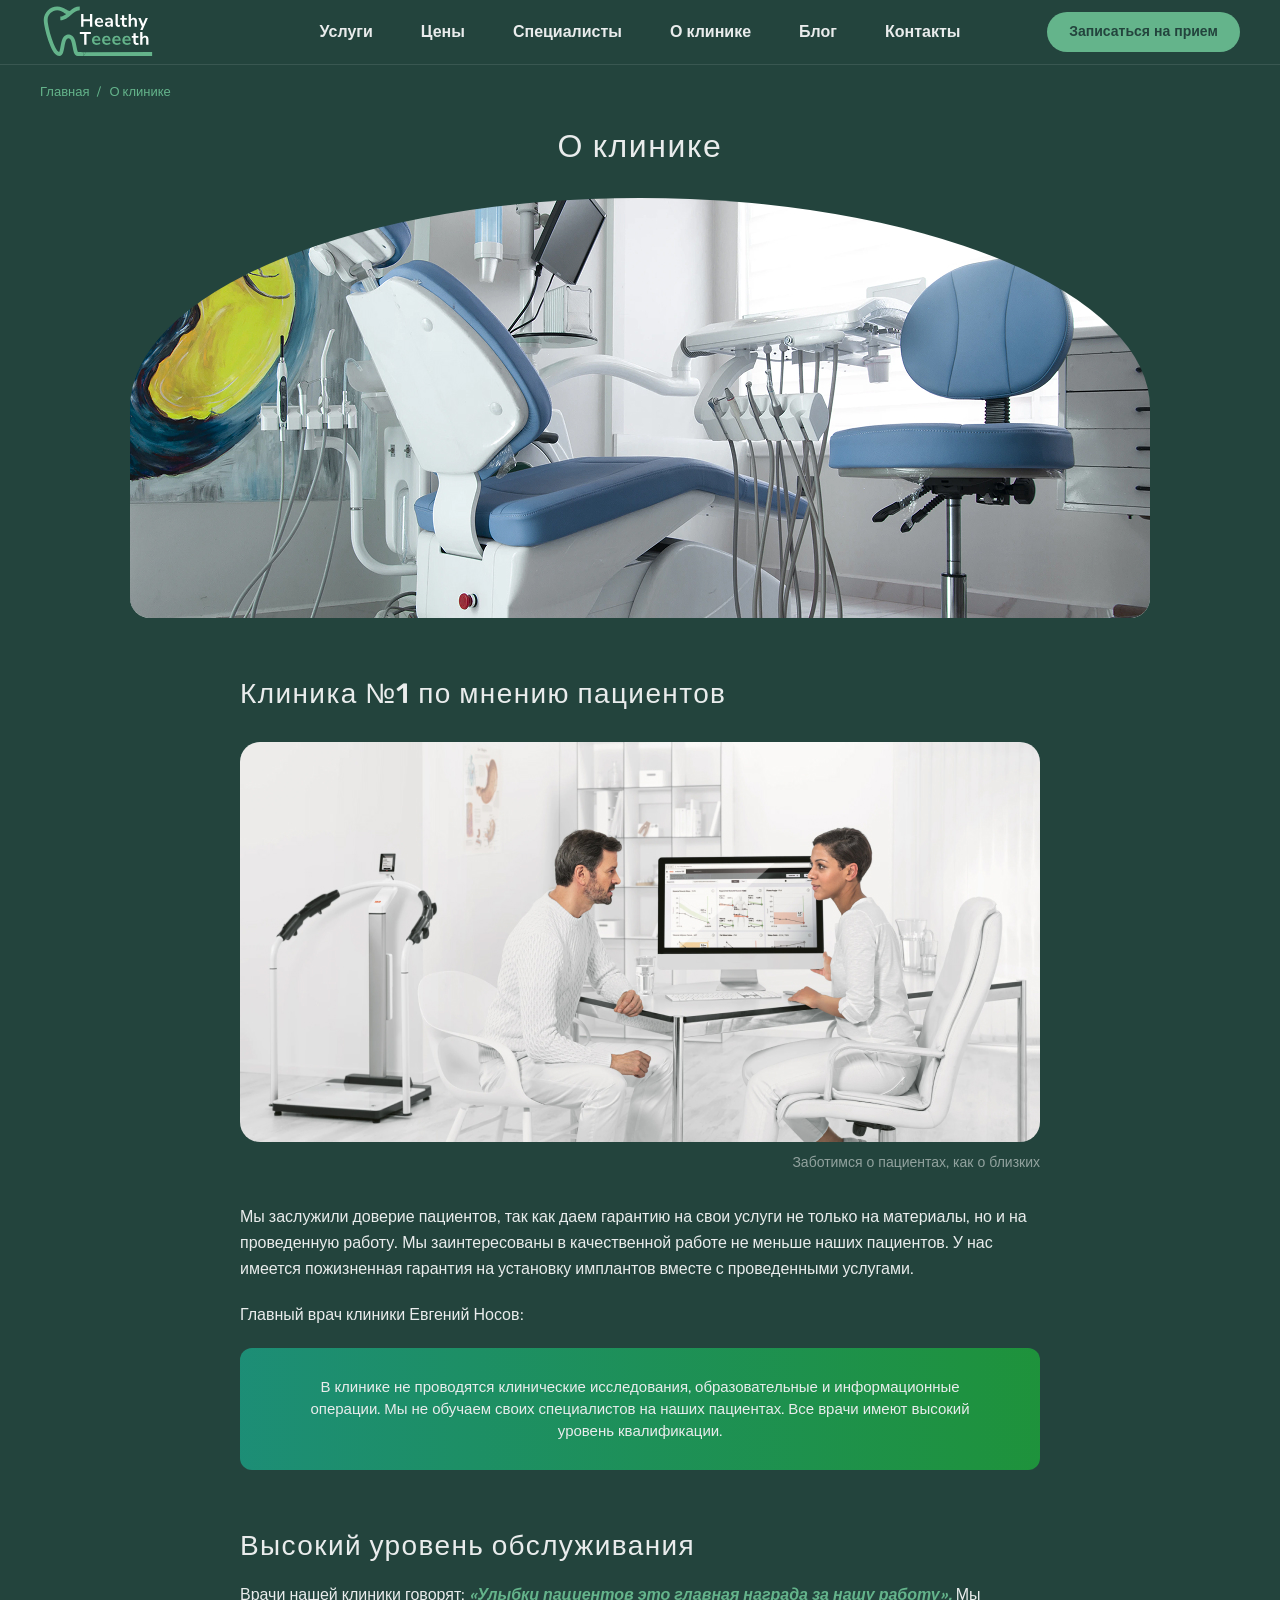
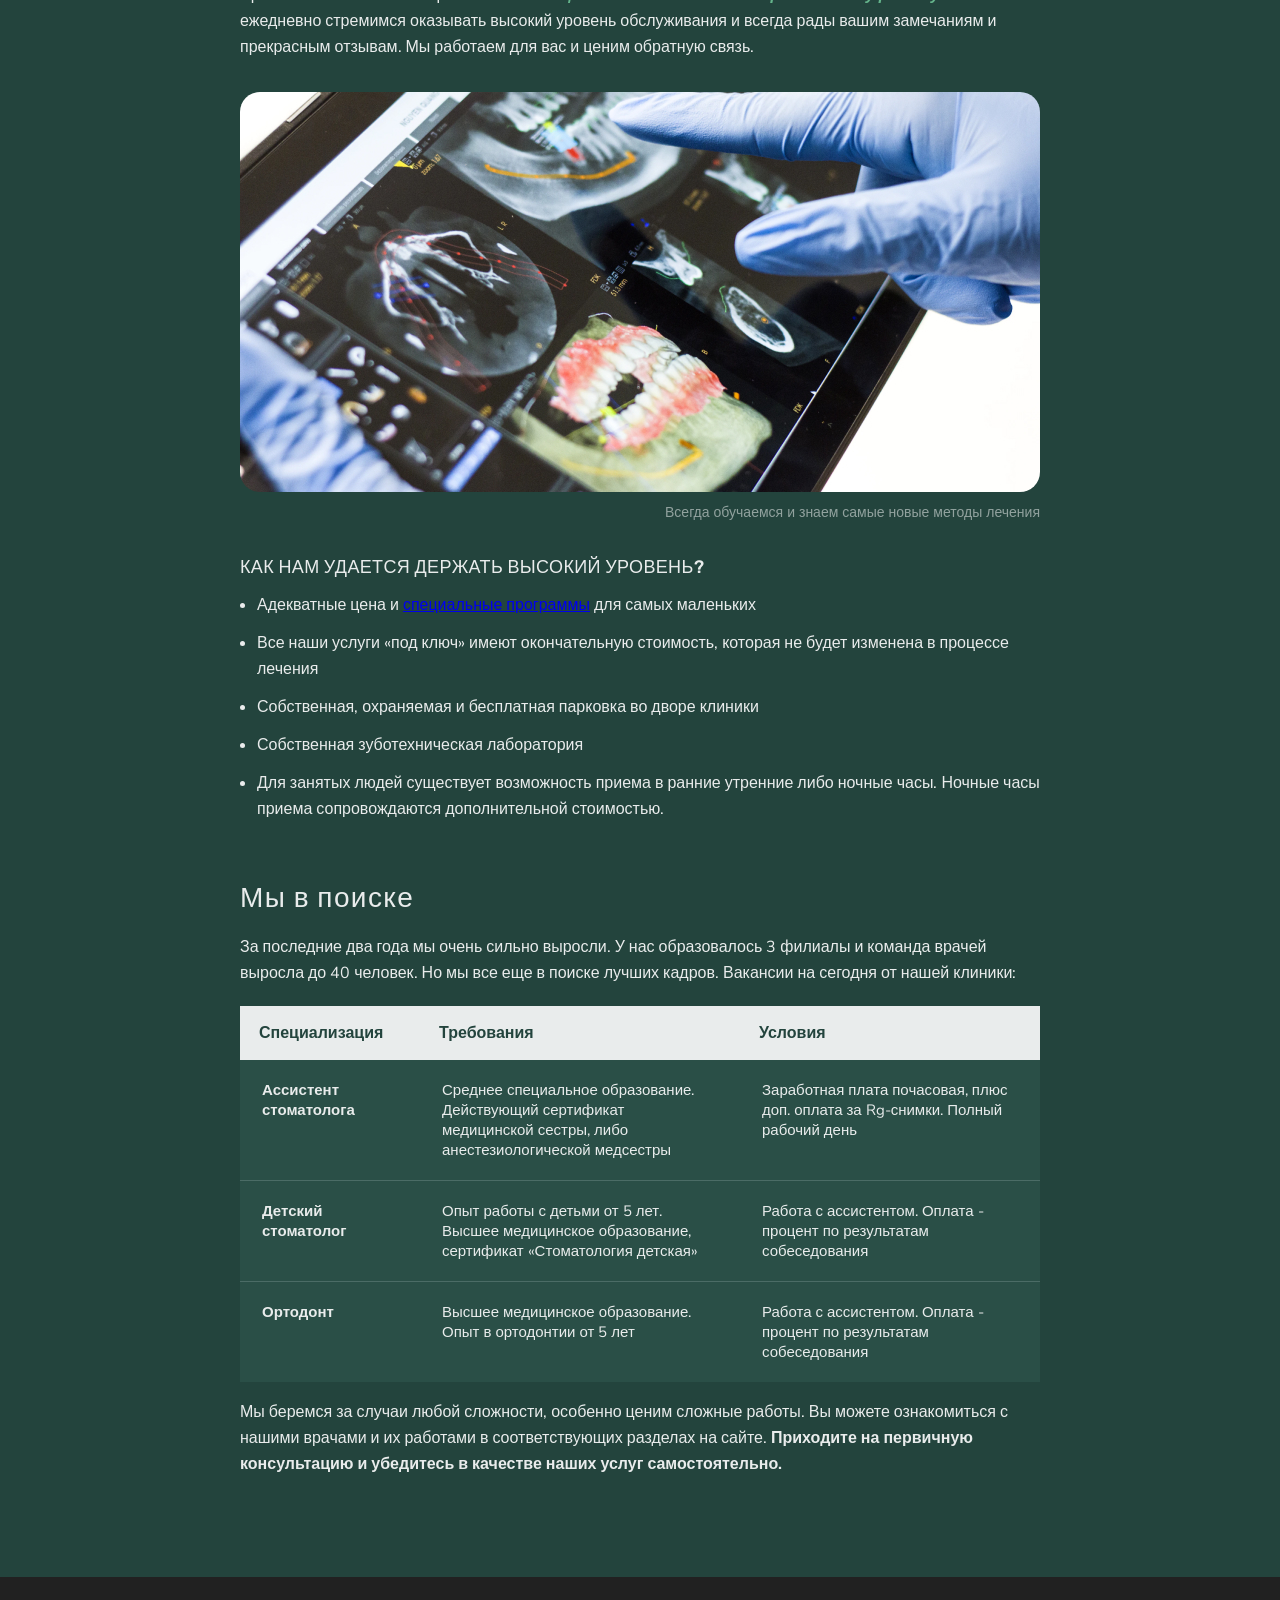
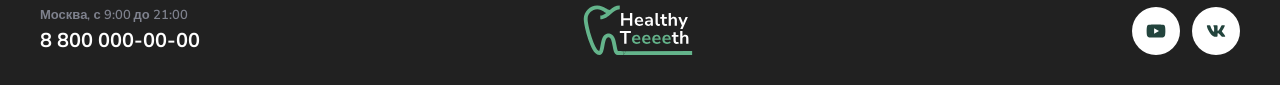
<file: index.html>
<!DOCTYPE html>
<html lang="ru">

<head>
  <meta charset="UTF-8">
  <meta name="viewport" content="width=device-width, initial-scale=1.0">
  <meta http-equiv="X-UA-Compatible" content="ie=edge">
  <link rel="stylesheet" href="style.css">
  <title>О Клинике - healthyTeeeeth</title>
</head>

<body>
  <header class="header">
    <div class="container">
      <div class="header__content">
        <a class="header__logo-link" href="index.html">
          <svg class="header__logo" width="120" height="60" aria-hidden="true">
            <use href="images/sprite.svg#logo"></use>
          </svg>
        </a>
        <nav class="header__nav">
          <ul class="header__list">
            <li class="header__item">
              <a class="header__link" href="#">Услуги</a>
            </li>
            <li class="header__item">
              <a class="header__link" href="#">Цены</a>
            </li>
            <li class="header__item">
              <a class="header__link" href="#">Специалисты</a>
            </li>
            <li class="header__item">
              <a class="header__link" href="#">О клинике</a>
            </li>
            <li class="header__item">
              <a class="header__link" href="#">Блог</a>
            </li>
            <li class="header__item">
              <a class="header__link" href="#">Контакты</a>
            </li>
          </ul>
        </nav>
        <a href="#" class="header__signup">Записаться на прием</a>
      </div>
    </div>
  </header>
  <main>
    <div class="breadcrumbs">
      <div class="container">
        <ul class="breadcrumbs__list">
          <li class="breadcrumbs__item">
            <a class="breadcrumbs__link" href="#">Главная</a>
          </li>
          <li class="breadcrumbs__item">
            <span class="breadcrumbs__link">О клинике</span>
          </li>
        </ul>
      </div>
    </div>
    <div class="container">
      <div class="text-block">
        <h1 class="text-block__title">О клинике</h1>
        <img class="text-block__image text-block__image--main" src="images/office.jpg" height="420" width="1020"
          alt="Фотография кушетки для лечения зубов">

        <h2 class="text-block__subtitle">Клиника №1 по мнению пациентов</h2>

        <figure class="text-block__figure">
          <img class="text-block__image" src="images/client-service.jpg" height="400" width="800"
            alt="Консультация пациента">
          <figcaption class="text-block__caption">Заботимся о пациентах, как о близких</figcaption>
        </figure>

        <p class="text-block__text">Мы заслужили доверие пациентов, так как даем гарантию на свои услуги не только на
          материалы, но и на
          проведенную работу. Мы заинтересованы в качественной работе не меньше наших пациентов. У нас имеется
          пожизненная гарантия на установку имплантов вместе с проведенными услугами.</p>

        <p class="text-block__text">Главный врач клиники Евгений Носов:</p>

        <div class="text-block__quote">
          <p class="text-block__text">В клинике не проводятся клинические исследования, образовательные и информационные
            операции. Мы не обучаем
            своих специалистов на наших пациентах. Все врачи имеют высокий уровень квалификации.</p>
        </div>

        <h2 class="text-block__subtitle">Высокий уровень обслуживания</h2>

        <p class="text-block__text">Врачи нашей клиники говорят: <span class="text-block__highlight">«Улыбки пациентов
            это главная награда за
            нашу работу».</span> Мы ежедневно стремимся оказывать высокий уровень обслуживания и всегда рады вашим
          замечаниям и прекрасным отзывам. Мы работаем для вас и ценим обратную связь.</p>

        <figure class="text-block__figure">
          <img class="text-block__image" src="images/research.jpg" height="400" width="800"
            alt="Исследования и диагностика">
          <figcaption class="text-block__caption">Всегда обучаемся и знаем самые новые методы лечения</figcaption>
        </figure>

        <h3 class="text-block__subtitle text-block__subtitle--small">КАК НАМ УДАЕТСЯ ДЕРЖАТЬ ВЫСОКИЙ УРОВЕНЬ?</h3>

        <ul class="text-block__list">
          <li class="text-block__item">Адекватные цена и <a href="#">специальные программы</a> для самых маленьких</li>
          <li class="text-block__item">Все наши услуги «под ключ» имеют окончательную стоимость, которая не будет
            изменена в процессе лечения
          </li>
          <li class="text-block__item">Собственная, охраняемая и бесплатная парковка во дворе клиники</li>
          <li class="text-block__item">Собственная зуботехническая лаборатория</li>
          <li class="text-block__item">Для занятых людей существует возможность приема в ранние утренние либо ночные
            часы. Ночные часы приема
            сопровождаются дополнительной стоимостью.</li>
        </ul>

        <h2 class="text-block__subtitle">Мы в поиске</h2>

        <p class="text-block__text">За последние два года мы очень сильно выросли. У нас образовалось 3 филиалы и
          команда врачей выросла до 40
          человек. Но мы все еще в поиске лучших кадров. Вакансии на сегодня от нашей клиники:</p>

        <table class="text-block__table">
          <thead>
            <tr class="text-block__table-row">
              <th class="text-block__table-header">Специализация</th>
              <th class="text-block__table-header">Требования</th>
              <th class="text-block__table-header">Условия</th>
            </tr>
          </thead>
          <tbody>
            <tr class="text-block__table-row">
              <td class="text-block__table-cell"><b>Ассистент стоматолога</b></td>
              <td class="text-block__table-cell">Среднее специальное образование. Действующий сертификат медицинской
                сестры, либо анестезиологической медсестры</td>
              <td class="text-block__table-cell">Заработная плата почасовая, плюс доп. оплата за Rg-снимки. Полный
                рабочий день</td>
            </tr>
            <tr class="text-block__table-row">
              <td class="text-block__table-cell"><b>Детский стоматолог</b></td>
              <td class="text-block__table-cell">Опыт работы с детьми от 5 лет. Высшее медицинское образование,
                сертификат «Стоматология детская»</td>
              <td class="text-block__table-cell">Работа с ассистентом. Оплата - процент по результатам собеседования
              </td>
            </tr>
            <tr class="text-block__table-row">
              <td class="text-block__table-cell"><b>Ортодонт</b></td>
              <td class="text-block__table-cell">Высшее медицинское образование. Опыт в ортодонтии от 5 лет</td>
              <td class="text-block__table-cell">Работа с ассистентом. Оплата - процент по результатам собеседования
              </td>
            </tr>
          </tbody>
        </table>

        <p class="text-block__text">Мы беремся за случаи любой сложности, особенно ценим сложные работы. Вы можете
          ознакомиться с нашими врачами
          и их работами в соответствующих разделах на сайте. <b>Приходите на первичную консультацию и убедитесь в
            качестве наших услуг самостоятельно.</b></p>
      </div>
    </div>
  </main>
  <footer class="footer">
    <div class="container">
      <div class="footer__content">
        <div class="footer__contact">
          <span class="footer__contact-name">Москва, с 9:00 до 21:00</span>
          <a class="footer__contact-phone" href="tel:88000000000">8 800 000-00-00</a>
        </div>
        <div class="footer__inner">
          <a class="footer__logo-link" href="index.html">
            <svg class="footer__logo" width="120" height="60" aria-hidden="true">
              <use href="images/sprite.svg#logo"></use>
            </svg>
          </a>
        </div>
        <ul class="footer__social">
          <li class="footer__social-item">
            <a class="footer__social-link" href="#" aria-label="Ссылка на YouTube">
              <svg width="20" height="20" aria-hidden="true">
                <use href="images/sprite.svg#youtube-logo"></use>
              </svg>
            </a>
          </li>
          <li class="footer__social-item">
            <a class="footer__social-link" href="#" aria-label="Ссылка на Вконтакте">
              <svg width="20" height="20" aria-hidden="true">
                <use href="images/sprite.svg#vk-logo"></use>
              </svg>
            </a>
          </li>
        </ul>
      </div>
    </div>
  </footer>
</body>

</html>
</file>
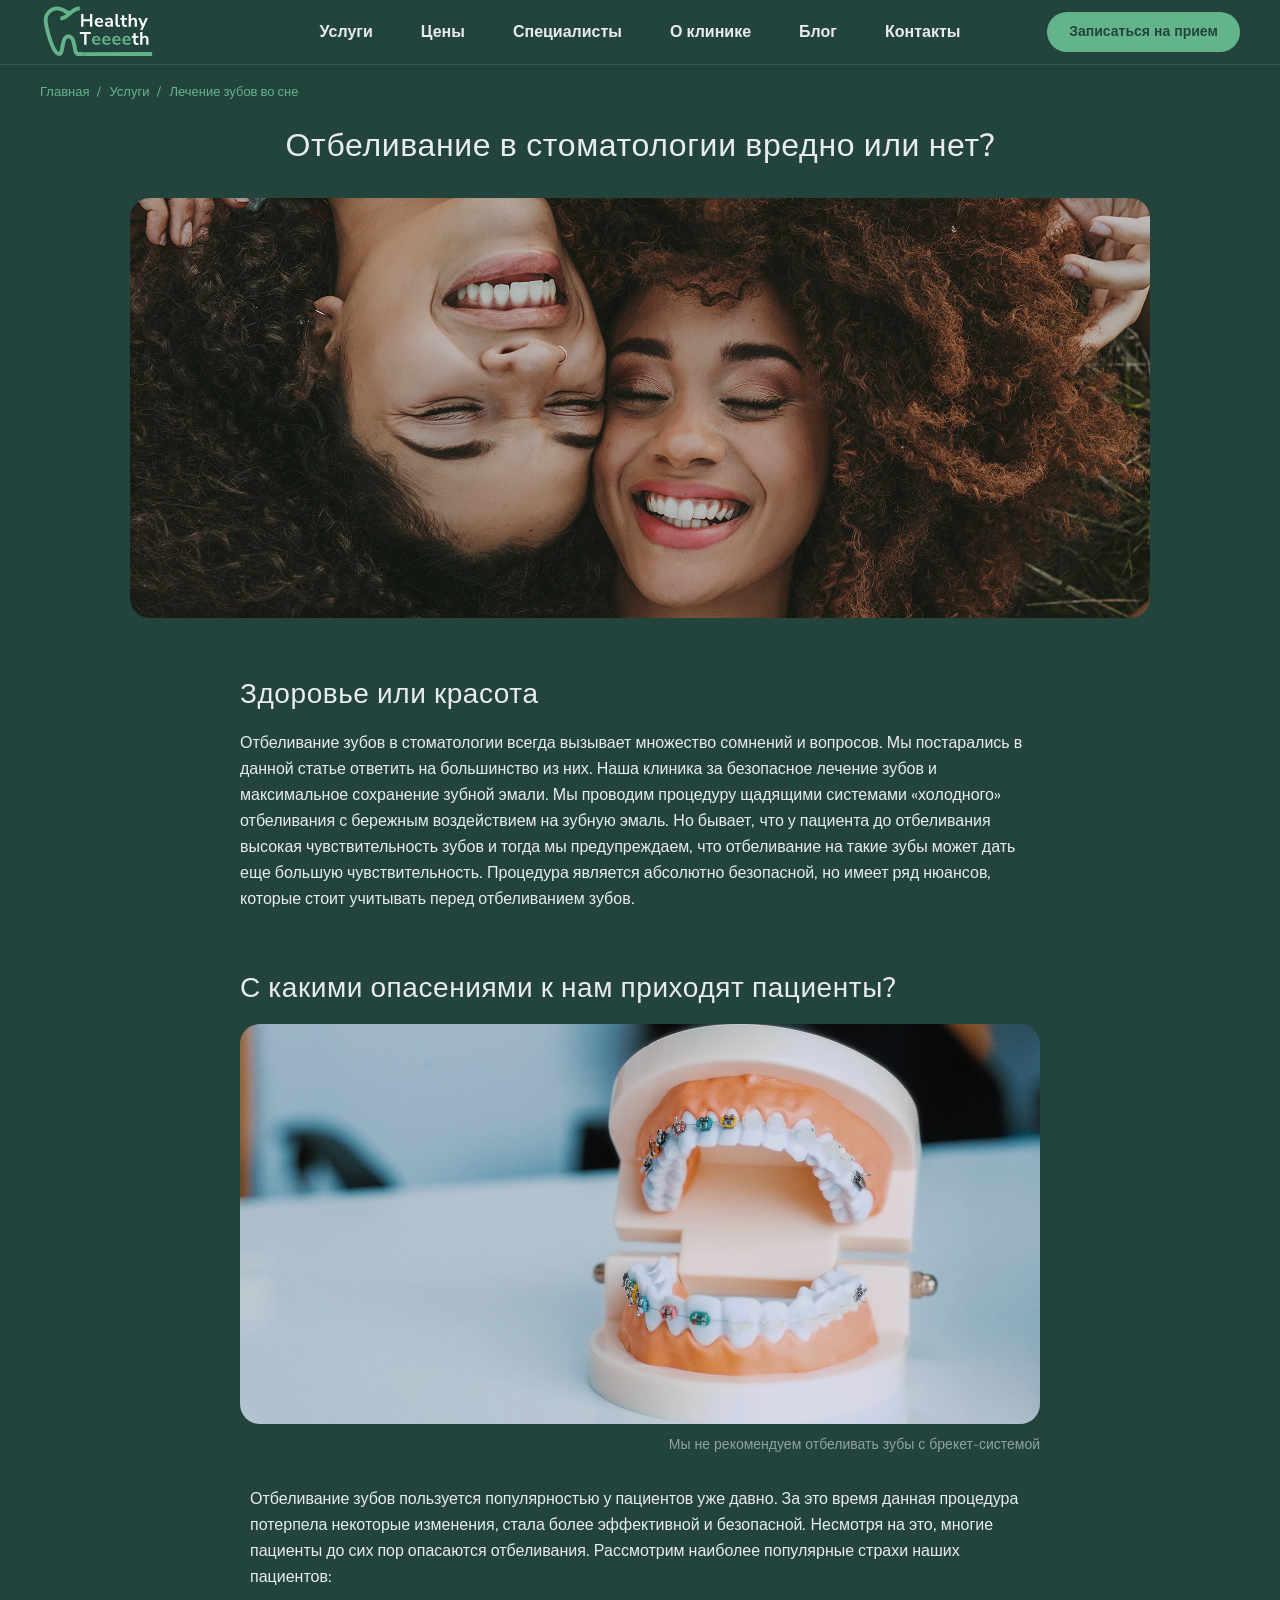
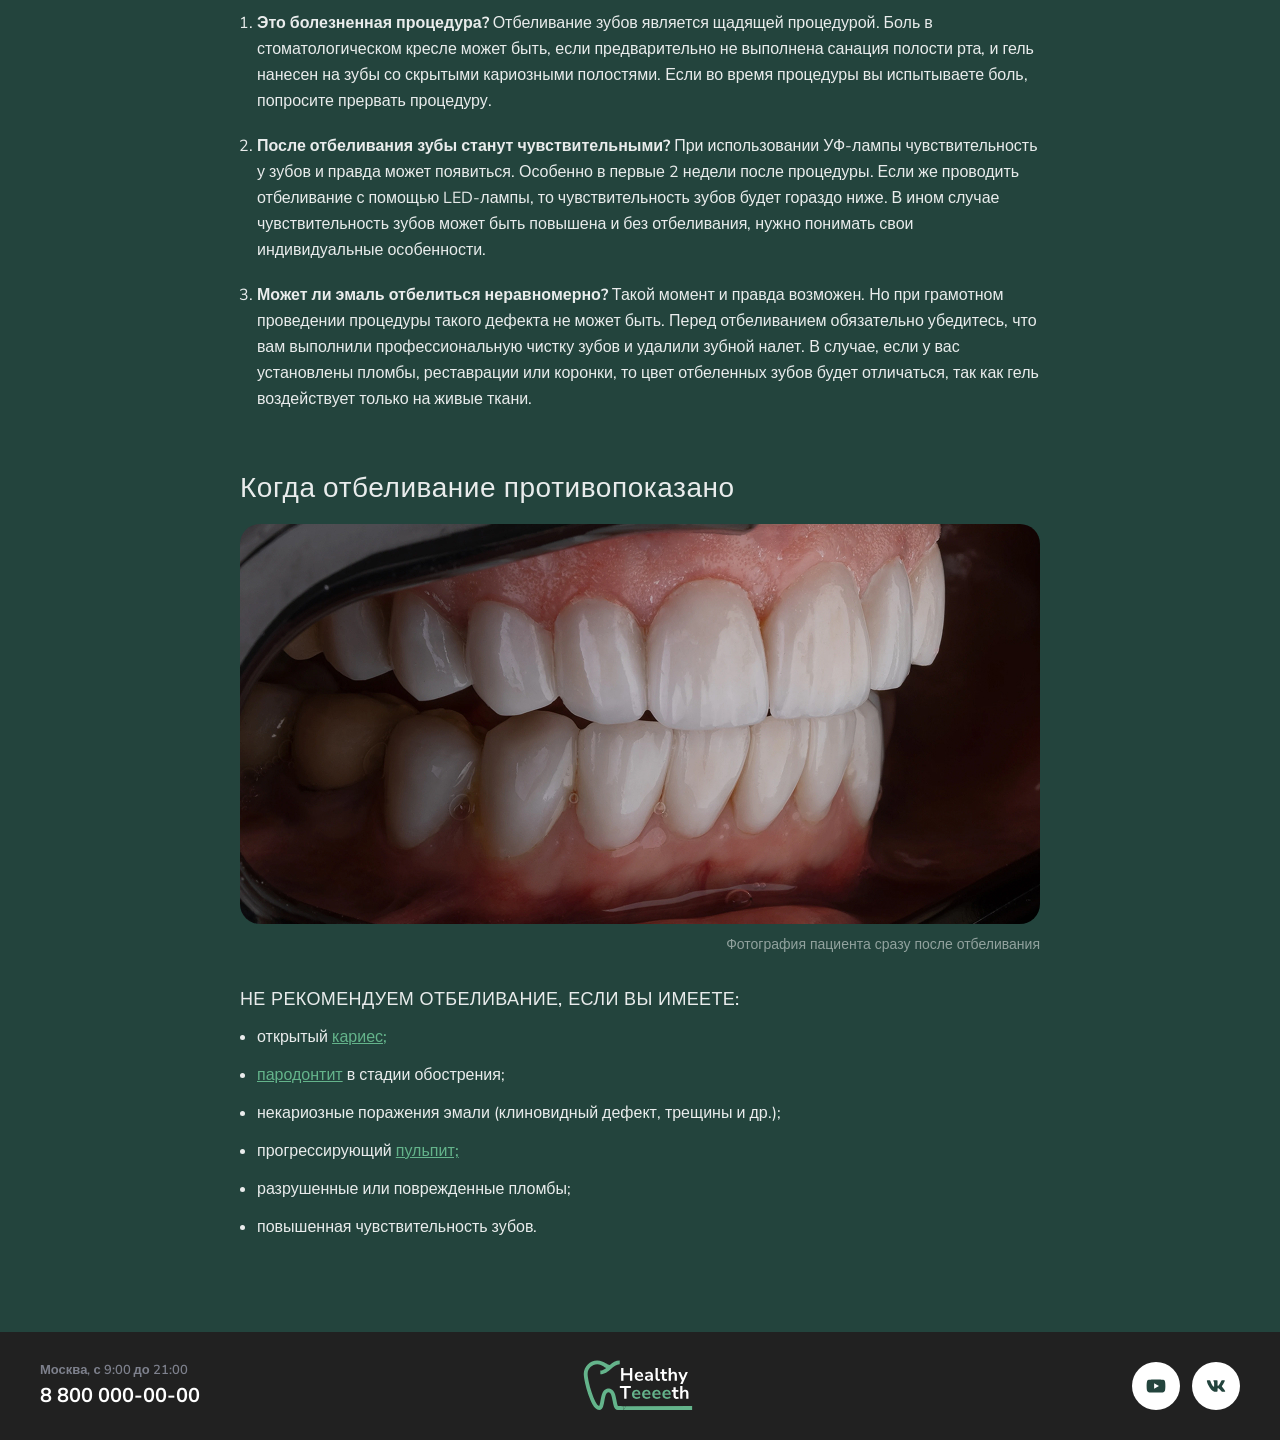
<file: blog.html>
<!DOCTYPE html>
<html lang="ru">

<head>
    <meta charset="UTF-8">
    <meta name="viewport" content="width=device-width, initial-scale=1.0">
    <meta http-equiv="X-UA-Compatible" content="ie=edge">
    <link rel="stylesheet" href="style.css">
    <title>Лечение зубов во сне - healthyTeeeeth</title>
</head>

<body>
    <header class="header">
        <div class="container">
            <div class="header__content">
                <a class="header__logo-link" href="index.html">
                    <svg class="header__logo" width="120" height="60" aria-hidden="true">
                        <use href="images/sprite.svg#logo"></use>
                    </svg>
                </a>
                <nav class="header__nav">
                    <ul class="header__list">
                        <li class="header__item">
                            <a class="header__link" href="#">Услуги</a>
                        </li>
                        <li class="header__item">
                            <a class="header__link" href="#">Цены</a>
                        </li>
                        <li class="header__item">
                            <a class="header__link" href="#">Специалисты</a>
                        </li>
                        <li class="header__item">
                            <a class="header__link" href="#">О клинике</a>
                        </li>
                        <li class="header__item">
                            <a class="header__link" href="#">Блог</a>
                        </li>
                        <li class="header__item">
                            <a class="header__link" href="#">Контакты</a>
                        </li>
                    </ul>
                </nav>
                <a href="#" class="header__signup">Записаться на прием</a>
            </div>
        </div>
    </header>

    <main>
        <div class="breadcrumbs">
            <div class="container">
                <ul class="breadcrumbs__list">
                    <li class="breadcrumbs__item">
                        <a class="breadcrumbs__link" href="#">Главная</a>
                    </li>
                    <li class="breadcrumbs__item">
                        <a class="breadcrumbs__link" href="#">Услуги</a>
                    </li>
                    <li class="breadcrumbs__item">
                        <span class="breadcrumbs__link">Лечение зубов во сне</span>
                    </li>
                </ul>
            </div>
        </div>

        <div class="container">
            <!-- Внедрён модификатор text-block--blog -->
            <div class="text-block text-block--blog">
                <h1 class="text-block__title">Отбеливание в стоматологии вредно или нет?</h1>

                <img class="text-block__image" src="images/smile.jpg" height="420" width="1020"
                    alt="Картинка улыбающихся людей">

                <h2 class="text-block__subtitle">Здоровье или красота</h2>

                <p class="text-block__text">Отбеливание зубов в стоматологии всегда вызывает множество сомнений и
                    вопросов. Мы постарались в данной статье ответить
                    на большинство из них. Наша клиника за безопасное лечение зубов и максимальное сохранение зубной
                    эмали. Мы проводим
                    процедуру щадящими системами «холодного» отбеливания с бережным воздействием на зубную эмаль. Но
                    бывает, что у пациента
                    до отбеливания высокая чувствительность зубов и тогда мы предупреждаем, что отбеливание на такие
                    зубы может дать еще
                    большую чувствительность. Процедура является абсолютно безопасной, но имеет ряд нюансов, которые
                    стоит учитывать перед
                    отбеливанием зубов.</p>

                <h2 class="text-block__subtitle">С какими опасениями к нам приходят пациенты?
                </h2>

                <figure class="text-block__figure text-block__figure--zeromt">
                    <img class="text-block__image" src="images/jowl.jpg" height="400" width="800"
                        alt="Картинка макета челюсти человека">
                    <figcaption class="text-block__caption">Мы не рекомендуем отбеливать зубы с брекет-системой
                    </figcaption>
                </figure>

                <p class="text-block__text text-block__text--quote">Отбеливание зубов пользуется популярностью у
                    пациентов уже давно. За это
                    время данная процедура потерпела некоторые
                    изменения, стала более эффективной и безопасной. Несмотря на это, многие пациенты до сих пор
                    опасаются отбеливания.
                    Рассмотрим наиболее популярные страхи наших пациентов:</p>

                <ol class="text-block__list">
                    <li class="text-block__item text-block__item--mbbg"><b>Это болезненная процедура?</b> Отбеливание
                        зубов является щадящей
                        процедурой. Боль в стоматологическом кресле может быть, если предварительно не
                        выполнена санация полости рта, и гель нанесен на зубы со скрытыми кариозными полостями. Если во
                        время процедуры вы
                        испытываете боль, попросите прервать процедуру.</li>
                    <li class="text-block__item text-block__item--mbbg"><b>После отбеливания зубы станут
                            чувствительными?</b> При использовании
                        УФ-лампы чувствительность у зубов и правда может появиться. Особенно в первые 2 недели после
                        процедуры. Если же проводить отбеливание с помощью LED-лампы, то чувствительность зубов будет
                        гораздо ниже. В ином
                        случае чувствительность зубов может быть повышена и без отбеливания, нужно понимать свои
                        индивидуальные особенности.</li>
                    <li class="text-block__item text-block__item--mbbg"><b>Может ли эмаль отбелиться неравномерно?</b>
                        Такой момент и правда
                        возможен. Но при грамотном проведении процедуры такого дефекта не может быть. Перед отбеливанием
                        обязательно убедитесь, что вам выполнили профессиональную чистку зубов и удалили зубной налет. В
                        случае, если у вас
                        установлены пломбы, реставрации или коронки, то цвет отбеленных зубов будет отличаться, так как
                        гель воздействует только
                        на живые ткани.</li>
                </ol>

                <h3 class="text-block__subtitle">Когда отбеливание противопоказано</h3>

                <figure class="text-block__figure text-block__figure--zeromt">
                    <img class="text-block__image" src="images/teeth.jpg" height="400" width="800"
                        alt="Картинка челюсти с зубами">
                    <figcaption class="text-block__caption">Фотография пациента сразу после отбеливания
                    </figcaption>
                </figure>

                <h3 class="text-block__subtitle text-block__subtitle--small">не рекомендуем отбеливание, если вы имеете:
                </h3>
                <ul class="text-block__list">
                    <li class="text-block__item">открытый <a href="#" class="text-block__link">кариес;</a>
                    </li>
                    <li class="text-block__item"><a href="#" class="text-block__link">пародонтит</a> в стадии
                        обострения;
                    </li>
                    <li class="text-block__item">некариозные поражения эмали (клиновидный дефект, трещины и др.);
                    </li>
                    <li class="text-block__item">прогрессирующий <a href="#" class="text-block__link">пульпит;</a>
                    </li>
                    <li class="text-block__item">разрушенные или поврежденные пломбы;
                    </li>
                    <li class="text-block__item">повышенная чувствительность зубов.
                    </li>
                </ul>
            </div>
        </div>
    </main>

    <footer class="footer">
        <div class="container">
            <div class="footer__content">
                <div class="footer__contact">
                    <span class="footer__contact-name">Москва, с 9:00 до 21:00</span>
                    <a class="footer__contact-phone" href="tel:88000000000">8 800 000-00-00</a>
                </div>
                <div class="footer__inner">
                    <a class="footer__logo-link" href="index.html">
                        <svg class="footer__logo" width="120" height="60" aria-hidden="true">
                            <use href="images/sprite.svg#logo"></use>
                        </svg>
                    </a>
                </div>
                <ul class="footer__social">
                    <li class="footer__social-item">
                        <a class="footer__social-link" href="#" aria-label="Ссылка на YouTube">
                            <svg width="20" height="20" aria-hidden="true">
                                <use href="images/sprite.svg#youtube-logo"></use>
                            </svg>
                        </a>
                    </li>
                    <li class="footer__social-item">
                        <a class="footer__social-link" href="#" aria-label="Ссылка на Вконтакте">
                            <svg width="20" height="20" aria-hidden="true">
                                <use href="images/sprite.svg#vk-logo"></use>
                            </svg>
                        </a>
                    </li>
                </ul>
            </div>
        </div>
    </footer>
</body>

</html>
</file>
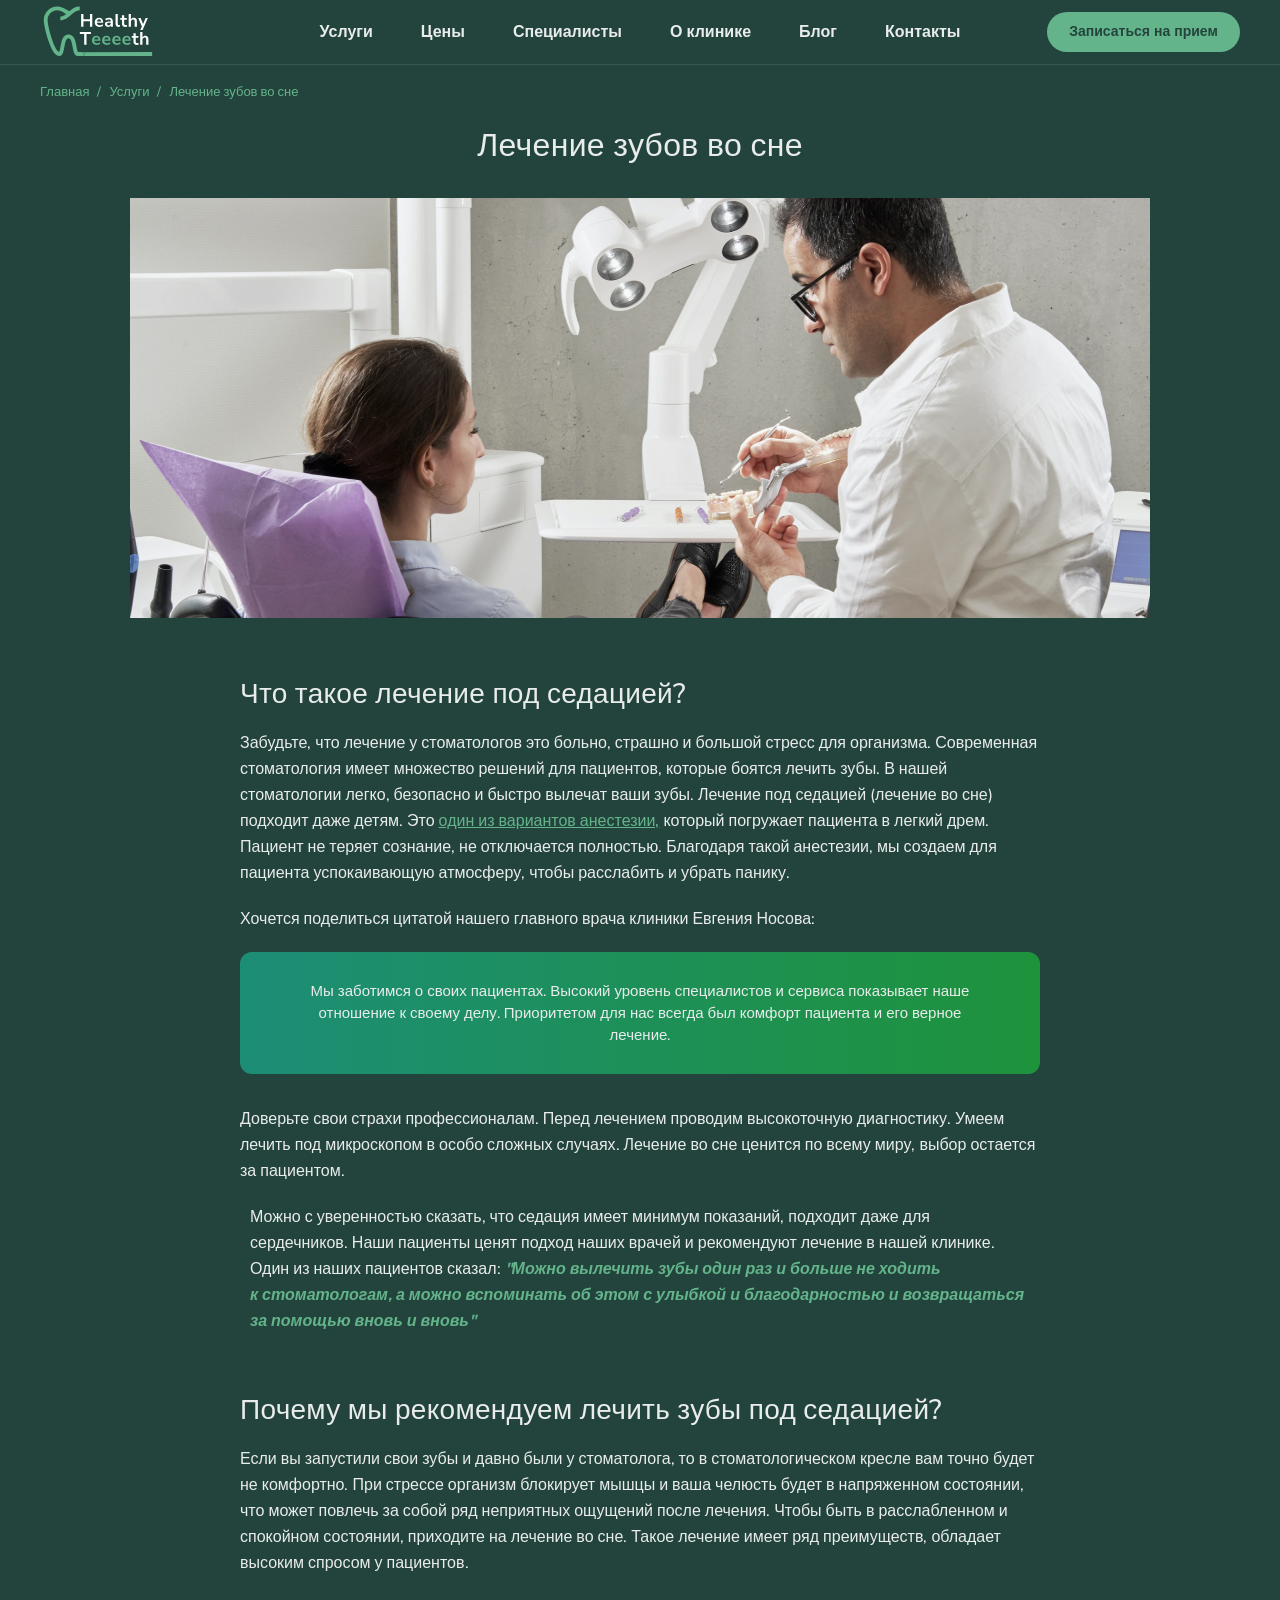
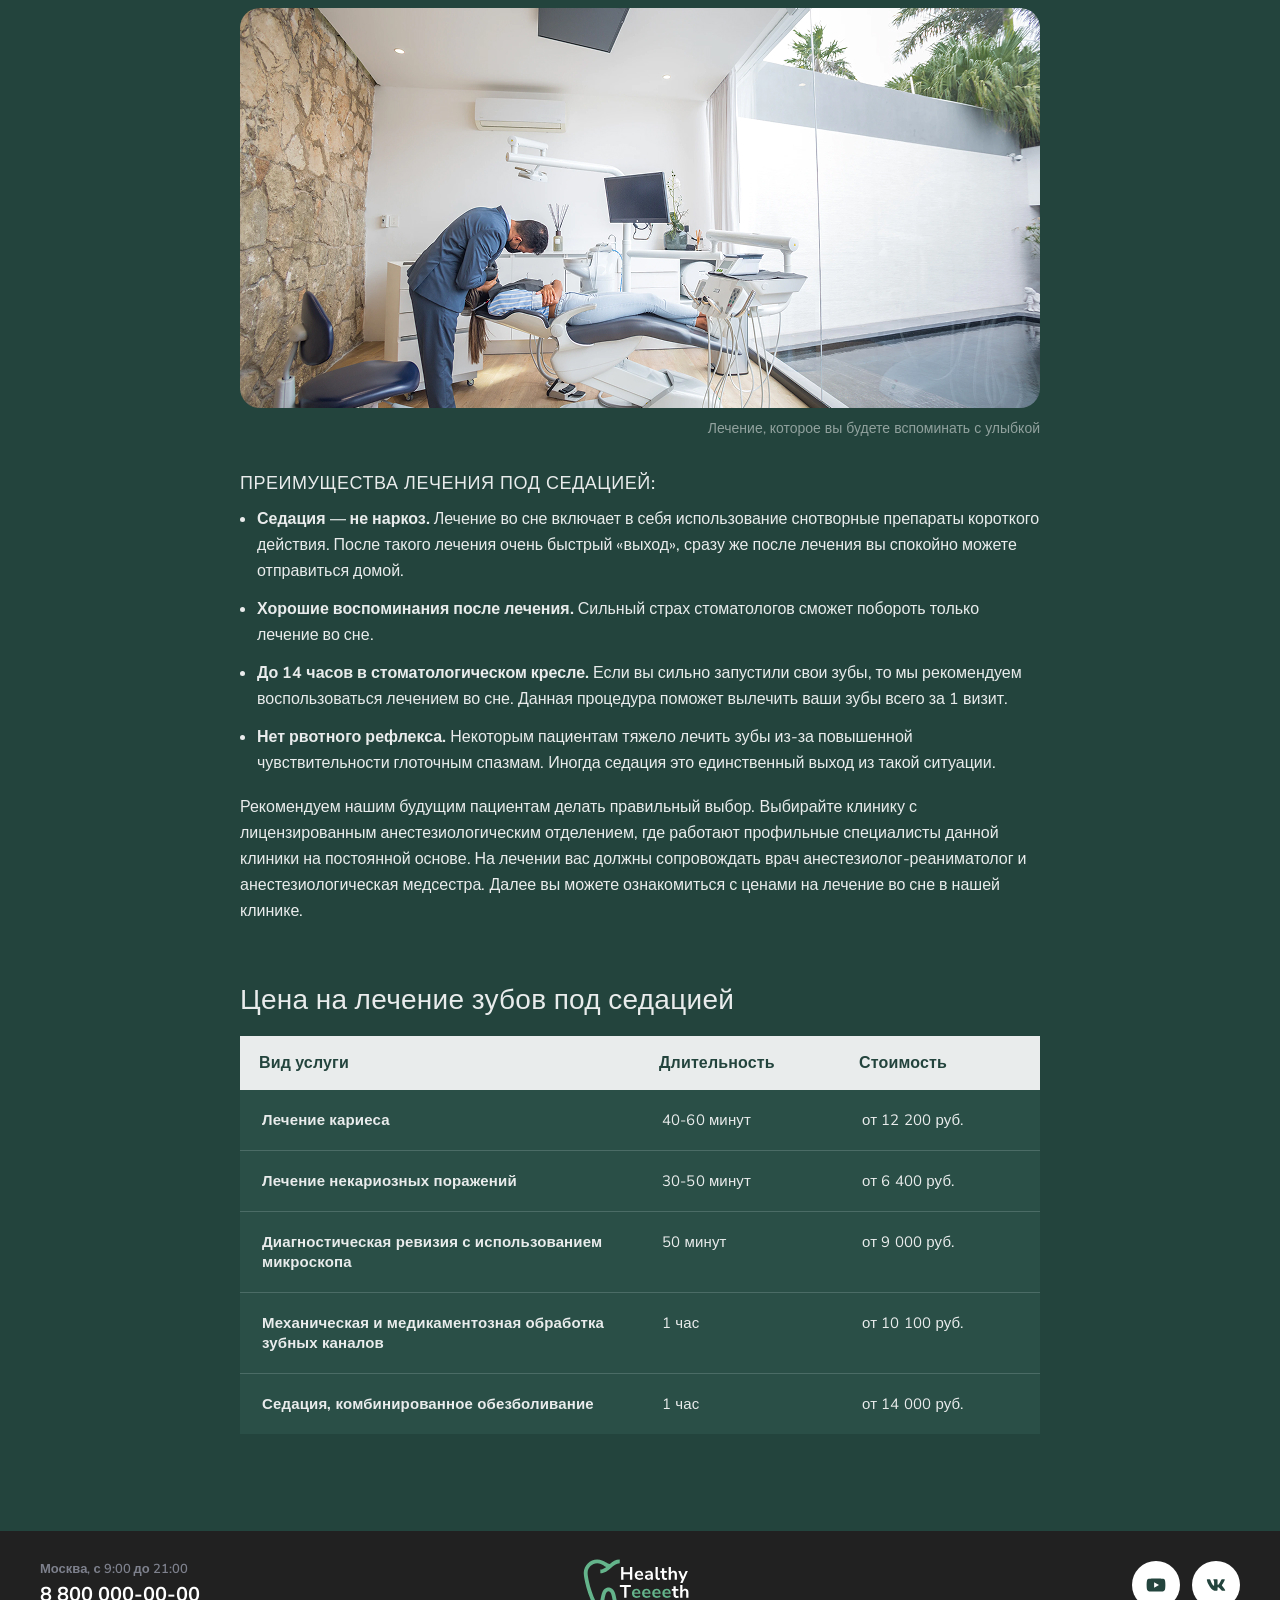
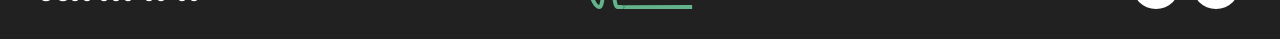
<file: sedation.html>
<!DOCTYPE html>
<html lang="ru">

<head>
    <meta charset="UTF-8">
    <meta name="viewport" content="width=device-width, initial-scale=1.0">
    <meta http-equiv="X-UA-Compatible" content="ie=edge">
    <link rel="stylesheet" href="style.css">
    <title>Лечение зубов во сне - healthyTeeeeth</title>
</head>

<body>
    <header class="header">
        <div class="container">
            <div class="header__content">
                <a class="header__logo-link" href="index.html">
                    <svg class="header__logo" width="120" height="60" aria-hidden="true">
                        <use href="images/sprite.svg#logo"></use>
                    </svg>
                </a>
                <nav class="header__nav">
                    <ul class="header__list">
                        <li class="header__item">
                            <a class="header__link" href="#">Услуги</a>
                        </li>
                        <li class="header__item">
                            <a class="header__link" href="#">Цены</a>
                        </li>
                        <li class="header__item">
                            <a class="header__link" href="#">Специалисты</a>
                        </li>
                        <li class="header__item">
                            <a class="header__link" href="#">О клинике</a>
                        </li>
                        <li class="header__item">
                            <a class="header__link" href="#">Блог</a>
                        </li>
                        <li class="header__item">
                            <a class="header__link" href="#">Контакты</a>
                        </li>
                    </ul>
                </nav>
                <a href="#" class="header__signup">Записаться на прием</a>
            </div>
        </div>
    </header>

    <main>
        <div class="breadcrumbs">
            <div class="container">
                <ul class="breadcrumbs__list">
                    <li class="breadcrumbs__item">
                        <a class="breadcrumbs__link" href="#">Главная</a>
                    </li>
                    <li class="breadcrumbs__item">
                        <a class="breadcrumbs__link" href="#">Услуги</a>
                    </li>
                    <li class="breadcrumbs__item">
                        <span class="breadcrumbs__link">Лечение зубов во сне</span>
                    </li>
                </ul>
            </div>
        </div>

        <div class="container">
            <!-- Внедрён модификатор text-block--sedation -->
            <div class="text-block text-block--sedation">
                <h1 class="text-block__title">Лечение зубов во сне</h1>

                <img class="text-block__image text-block__image--main" src="images/treatment.jpg" height="420"
                    width="1020" alt="Фотография доктора с пациентом">

                <h2 class="text-block__subtitle">Что такое лечение под седацией?</h2>

                <p class="text-block__text">Забудьте, что лечение у стоматологов это больно, страшно и большой стресс
                    для организма. Современная стоматология имеет множество решений для пациентов, которые боятся лечить
                    зубы. В нашей стоматологии легко, безопасно и быстро вылечат ваши зубы. Лечение под седацией
                    (лечение во сне) подходит даже детям. Это <a href="#" class="text-block__link">один из вариантов
                        анестезии,</a> который погружает пациента в легкий дрем. Пациент не теряет сознание, не
                    отключается полностью. Благодаря такой анестезии, мы создаем для пациента успокаивающую атмосферу,
                    чтобы расслабить и убрать панику.</p>

                <p class="text-block__text">Хочется поделиться цитатой нашего главного врача клиники Евгения Носова:</p>

                <div class="text-block__quote">
                    <p class="text-block__text">Мы заботимся о своих пациентах. Высокий уровень специалистов и сервиса
                        показывает наше отношение к своему делу. Приоритетом для нас всегда был комфорт пациента и его
                        верное лечение.</p>
                </div>

                <p class="text-block__text">Доверьте свои страхи профессионалам. Перед лечением проводим высокоточную
                    диагностику. Умеем лечить под микроскопом в особо сложных случаях. Лечение во сне ценится по всему
                    миру, выбор остается за пациентом.</p>

                <p class="text-block__text text-block__text--quote">Можно с&nbsp;уверенностью сказать, что седация имеет
                    минимум показаний, подходит даже для сердечников. Наши пациенты
                    ценят подход наших врачей и&nbsp;рекомендуют лечение в&nbsp;нашей клинике. Один из&nbsp;наших
                    пациентов сказал:
                    <span class="text-block__highlight">&quot;Можно вылечить зубы один раз и&nbsp;больше не&nbsp;ходить
                        к&nbsp;стоматологам, а&nbsp;можно вспоминать
                        об&nbsp;этом с&nbsp;улыбкой и&nbsp;благодарностью и&nbsp;возвращаться за помощью вновь
                        и&nbsp;вновь&quot;</span>
                </p>

                <h2 class="text-block__subtitle">Почему мы рекомендуем лечить зубы под седацией?</h2>

                <p class="text-block__text">Если вы запустили свои зубы и давно были у стоматолога, то в
                    стоматологическом кресле вам точно будет не комфортно. При стрессе организм блокирует мышцы и ваша
                    челюсть будет в напряженном состоянии, что может повлечь за собой ряд неприятных ощущений после
                    лечения. Чтобы быть в расслабленном и спокойном состоянии, приходите на лечение во сне. Такое
                    лечение имеет ряд преимуществ, обладает высоким спросом у пациентов.</p>

                <figure class="text-block__figure">
                    <img class="text-block__image" src="images/treatment2.jpg" height="400" width="800"
                        alt="Исследования и диагностика">
                    <figcaption class="text-block__caption">Лечение, которое вы будете вспоминать с улыбкой
                    </figcaption>
                </figure>

                <h3 class="text-block__subtitle text-block__subtitle--small">Преимущества лечения под седацией:</h3>

                <ul class="text-block__list">
                    <li class="text-block__item"><b>Седация — не наркоз.</b> Лечение во сне включает в себя
                        использование снотворные препараты короткого действия. После такого лечения очень быстрый
                        «выход», сразу же после лечения вы спокойно можете отправиться домой.</li>
                    <li class="text-block__item"><b>Хорошие воспоминания после лечения.</b> Сильный страх стоматологов
                        сможет побороть только лечение во сне.</li>
                    <li class="text-block__item"><b>До 14 часов в стоматологическом кресле.</b> Если вы сильно запустили
                        свои зубы, то мы рекомендуем воспользоваться лечением во сне. Данная процедура поможет вылечить
                        ваши зубы всего за 1 визит.</li>
                    <li class="text-block__item"><b>Нет рвотного рефлекса.</b> Некоторым пациентам тяжело лечить зубы
                        из-за повышенной чувствительности глоточным спазмам. Иногда седация это единственный выход из
                        такой ситуации.</li>
                </ul>

                <p class="text-block__text">Рекомендуем нашим будущим пациентам делать правильный выбор. Выбирайте
                    клинику с лицензированным анестезиологическим отделением, где работают профильные специалисты данной
                    клиники на постоянной основе. На лечении вас должны сопровождать врач анестезиолог-реаниматолог и
                    анестезиологическая медсестра. Далее вы можете ознакомиться с ценами на лечение во сне в нашей
                    клинике.</p>

                <h3 class="text-block__subtitle">Цена на лечение зубов под седацией</h3>

                <table class="text-block__table">
                    <thead>
                        <tr class="text-block__table-row">
                            <th class="text-block__table-header">Вид услуги</th>
                            <th class="text-block__table-header">Длительность</th>
                            <th class="text-block__table-header">Стоимость</th>
                        </tr>
                    </thead>
                    <tbody>
                        <tr class="text-block__table-row">
                            <td class="text-block__table-cell"><b>Лечение кариеса</b></td>
                            <td class="text-block__table-cell">40-60 минут</td>
                            <td class="text-block__table-cell">от 12 200 руб.</td>
                        </tr>
                        <tr class="text-block__table-row">
                            <td class="text-block__table-cell"><b>Лечение некариозных поражений</b></td>
                            <td class="text-block__table-cell">30-50 минут</td>
                            <td class="text-block__table-cell">от 6 400 руб.</td>
                        </tr>
                        <tr class="text-block__table-row">
                            <td class="text-block__table-cell"><b>Диагностическая ревизия с использованием
                                    микроскопа</b></td>
                            <td class="text-block__table-cell">50 минут</td>
                            <td class="text-block__table-cell">от 9 000 руб.</td>
                        </tr>
                        <tr class="text-block__table-row">
                            <td class="text-block__table-cell"><b>Механическая и медикаментозная обработка зубных
                                    каналов</b></td>
                            <td class="text-block__table-cell">1 час</td>
                            <td class="text-block__table-cell">от 10 100 руб.</td>
                        </tr>
                        <tr class="text-block__table-row">
                            <td class="text-block__table-cell"><b>Седация, комбинированное обезболивание</b></td>
                            <td class="text-block__table-cell">1 час</td>
                            <td class="text-block__table-cell">от 14 000 руб.</td>
                        </tr>
                    </tbody>
                </table>
            </div>
        </div>
    </main>

    <footer class="footer">
        <div class="container">
            <div class="footer__content">
                <div class="footer__contact">
                    <span class="footer__contact-name">Москва, с 9:00 до 21:00</span>
                    <a class="footer__contact-phone" href="tel:88000000000">8 800 000-00-00</a>
                </div>
                <div class="footer__inner">
                    <a class="footer__logo-link" href="index.html">
                        <svg class="footer__logo" width="120" height="60" aria-hidden="true">
                            <use href="images/sprite.svg#logo"></use>
                        </svg>
                    </a>
                </div>
                <ul class="footer__social">
                    <li class="footer__social-item">
                        <a class="footer__social-link" href="#" aria-label="Ссылка на YouTube">
                            <svg width="20" height="20" aria-hidden="true">
                                <use href="images/sprite.svg#youtube-logo"></use>
                            </svg>
                        </a>
                    </li>
                    <li class="footer__social-item">
                        <a class="footer__social-link" href="#" aria-label="Ссылка на Вконтакте">
                            <svg width="20" height="20" aria-hidden="true">
                                <use href="images/sprite.svg#vk-logo"></use>
                            </svg>
                        </a>
                    </li>
                </ul>
            </div>
        </div>
    </footer>
</body>

</html>
</file>
<file: style.css>
/* =========================================
   RUBIK
   ========================================= */
@font-face {
  font-family: "Rubik";
  font-style: normal;
  font-weight: 400;
  src: url("../fonts/rubik-v31-latin-regular.woff2") format("woff2");
  font-display: swap;
}
@font-face {
  font-family: "Rubik";
  font-style: normal;
  font-weight: 500;
  src: url("../fonts/rubik-v31-latin-500.woff2") format("woff2");
  font-display: swap;
}
@font-face {
  font-family: "Rubik";
  font-style: normal;
  font-weight: 600;
  src: url("../fonts/rubik-v31-latin-600.woff2") format("woff2");
  font-display: swap;
}
@font-face {
  font-family: "Rubik";
  font-style: normal;
  font-weight: 700;
  src: url("../fonts/rubik-v31-latin-700.woff2") format("woff2");
  font-display: swap;
}
/* =========================================
   NUNITO SANS
   ========================================= */
@font-face {
  font-display: swap;
  font-family: "Nunito Sans";
  font-style: normal;
  font-weight: 400;
  src: url("../fonts/nunito-sans-v19-latin-regular.woff2") format("woff2");
}
@font-face {
  font-display: swap;
  font-family: "Nunito Sans";
  font-style: normal;
  font-weight: 500;
  src: url("../fonts/nunito-sans-v19-latin-500.woff2") format("woff2");
}
@font-face {
  font-display: swap;
  font-family: "Nunito Sans";
  font-style: normal;
  font-weight: 600;
  src: url("../fonts/nunito-sans-v19-latin-600.woff2") format("woff2");
}
@font-face {
  font-display: swap;
  font-family: "Nunito Sans";
  font-style: normal;
  font-weight: 700;
  src: url("../fonts/nunito-sans-v19-latin-700.woff2") format("woff2");
}
* {
  box-sizing: border-box;
}

body {
  background-color: #23443d;
  margin: 0;
  min-width: 1260px;
  padding: 0;
}

img {
  display: block;
  height: auto;
  max-width: 100%;
  object-fit: cover;
}

body {
  font-family: "Rubik", sans-serif, "Nunito Sans", sans-serif, "Arial", sans-serif;
  font-weight: 400;
  color: #e9ecec;
}

.container {
  width: 100%;
  max-width: 1280px;
  margin: 0 auto;
  padding: 0 40px;
}

.header {
  font-family: "Nunito Sans", sans-serif;
  background-color: #23443d;
  padding: 2px 0;
  border-bottom: 1px solid rgba(255, 255, 255, 0.1);
}
.header__content {
  align-items: center;
  display: grid;
  grid-template-columns: 193px 1fr 193px;
}
.header__logo-link {
  display: flex;
}
.header__logo {
  height: 60px;
  width: 120px;
}
.header__list {
  display: flex;
  justify-content: center;
  list-style: none;
  margin: 0;
  padding: 0 15px;
}
.header__item:not(:last-child) {
  margin: 0 48px 0 0;
}
.header__link {
  color: #e9ecec;
  display: flex;
  font-size: 16px;
  line-height: 24px;
  font-weight: 600;
  text-decoration: none;
}
.header__signup {
  color: #23443d;
  background-color: #64b48b;
  border-radius: 60px;
  padding: 12px;
  text-align: center;
  font-size: 14px;
  line-height: 16px;
  font-weight: 700;
  text-decoration: none;
}

.breadcrumbs {
  font-family: "Nunito Sans", sans-serif;
  padding: 15px 0 0;
  margin: 0 0 24px 0;
}
.breadcrumbs__list {
  margin: 0;
  padding: 0;
  list-style: none;
  display: flex;
  align-items: center;
}
.breadcrumbs__item:not(:last-child) {
  margin: 0 20px 0 0;
}
.breadcrumbs__link {
  font-size: 13px;
  line-height: 16px;
  color: #64b48b;
  font-weight: 500;
  position: relative;
  text-decoration: none;
}
.breadcrumbs__link:not(span) {
  color: #64b48b;
}
.breadcrumbs__link:not(span)::after {
  content: "/";
  color: #64b48b;
  position: absolute;
  top: 50%;
  transform: translateY(-50%);
  right: -12px;
}

.text-block {
  padding: 0 0 80px;
  color: #e9ecec;
}
.text-block__title {
  font-family: "Rubik", sans-serif;
  font-weight: 500;
  font-size: 32px;
  line-height: 40px;
  letter-spacing: 0.05em;
  text-align: center;
  margin: 0 auto 32px;
  max-width: 1020px;
}
.text-block__subtitle {
  font-family: "Rubik", sans-serif;
  font-weight: 500;
  font-size: 28px;
  line-height: 32px;
  letter-spacing: 0.05em;
  margin: 60px auto 20px;
  max-width: 800px;
}
.text-block__subtitle--small {
  font-size: 18px;
  line-height: 26px;
  letter-spacing: 0.02em;
  text-transform: uppercase;
  margin: 32px auto 12px;
}
.text-block__text {
  font-family: "Nunito Sans", sans-serif;
  font-weight: 400;
  font-size: 16px;
  line-height: 26px;
  margin: 0 auto 20px;
  max-width: 800px;
}
.text-block__link {
  font-family: "Nunito Sans", sans-serif;
  font-weight: 500;
  color: #64b48b;
  text-decoration: underline;
}
.text-block__list {
  margin: 12px auto;
  padding: 0 0 0 17px;
  max-width: 800px;
}
.text-block__item {
  font-family: "Nunito Sans", sans-serif;
  font-weight: 400;
  font-size: 16px;
  line-height: 26px;
  margin-bottom: 12px;
}
.text-block__item:last-child {
  margin-bottom: 0;
}
.text-block__image {
  height: 420px;
  margin: 0 auto 60px;
  max-width: 1020px;
  width: 1020px;
  border-radius: 20px;
  object-fit: cover;
  display: block;
}
.text-block__image--main {
  border-radius: 50% 50% 20px 20px;
  margin-bottom: 40px;
}
.text-block__figure {
  margin: 32px auto 32px;
  max-width: 800px;
}
.text-block__figure .text-block__image {
  height: 400px;
  margin: 0 0 12px;
  max-width: 800px;
  width: 800px;
}
.text-block__caption {
  font-family: "Nunito Sans", sans-serif;
  font-weight: 400;
  font-size: 14px;
  line-height: 18px;
  text-align: right;
  color: rgba(255, 255, 255, 0.5);
  margin-top: 12px;
  margin-bottom: 0;
}
.text-block__quote {
  background: linear-gradient(90deg, rgba(27, 160, 132, 0.8) 0%, rgba(29, 166, 59, 0.8) 100%);
  padding: 28px 40px;
  border-radius: 12px;
  margin: 0 auto 32px;
  max-width: 800px;
  text-align: center;
}
.text-block__quote .text-block__text {
  font-size: 15px;
  line-height: 22px;
  padding: 0 10px;
  margin: 0;
}
.text-block__highlight {
  font-family: "Nunito Sans", sans-serif;
  font-weight: 700;
  font-style: italic;
  font-size: 16px;
  line-height: 26px;
  color: #64b48b;
}
.text-block__table {
  width: 100%;
  max-width: 800px;
  border-collapse: collapse;
  margin: 0 auto 17px;
  table-layout: fixed;
  background: #2a4f47;
}
.text-block__table-row {
  border-bottom: 1px solid #4b6c66;
}
.text-block__table-row:first-child {
  border-bottom: 1px solid #4b6c66;
}
.text-block__table-row:last-child {
  border-bottom: unset;
}
.text-block__table-header {
  font-family: "Rubik", sans-serif;
  font-weight: 700;
  font-size: 16px;
  line-height: 22px;
  color: #23443d;
  background-color: #e9ecec;
  padding: 16px 19px;
  text-align: left;
}
.text-block__table-header:first-child {
  width: 180px;
}
.text-block__table-header:nth-child(2) {
  width: 320px;
}
.text-block__table-header:last-child {
  width: 300px;
}
.text-block__table-cell {
  font-family: "Nunito Sans", sans-serif;
  font-weight: 400;
  font-size: 15px;
  line-height: 20px;
  padding: 20px 22px;
  vertical-align: top;
}

.text-block--sedation .text-block__image--main {
  border-radius: 0;
  clip-path: url("../images/sprite.svg#arc-clip");
}
.text-block--sedation .text-block__title,
.text-block--sedation .text-block__subtitle,
.text-block--sedation .text-block__table-header,
.text-block--sedation .text-block__table-cell {
  font-family: "Nunito Sans", sans-serif;
  letter-spacing: 0.01em;
}
.text-block--sedation .text-block__subtitle--small {
  margin-bottom: 0;
  letter-spacing: 0.03em;
}
.text-block--sedation ul.text-block__list {
  margin-top: 10px;
  margin-bottom: 18px;
}
.text-block--sedation .text-block__text--quote {
  margin-bottom: 60px;
  max-width: 780px;
}
.text-block--sedation .text-block__table-header:first-child {
  width: 400px;
}
.text-block--sedation .text-block__table-header:nth-child(2) {
  width: 200px;
}
.text-block--sedation .text-block__table-header:last-child {
  width: 200px;
}

.text-block--blog .text-block__title,
.text-block--blog .text-block__subtitle {
  font-family: "Nunito Sans", sans-serif;
  letter-spacing: 0.02em;
}
.text-block--blog .text-block__figure--zeromt {
  margin-top: 0;
}
.text-block--blog .text-block__text--quote {
  max-width: 780px;
}
.text-block--blog .text-block__item--mbbg {
  margin-bottom: 19px;
}

.footer {
  background-color: #212121;
  font-family: "Nunito Sans", sans-serif;
}
.footer__content {
  align-items: center;
  display: grid;
  grid-template-columns: 170px 1fr 170px;
  padding: 24px 0;
}
.footer__contact {
  display: flex;
  flex-direction: column;
}
.footer__contact-name {
  color: #7e818d;
  font-size: 13px;
  font-weight: 600;
  line-height: 16px;
  margin: 0 0 4px 0;
}
.footer__contact-phone {
  color: #ffffff;
  font-size: 20px;
  font-weight: 700;
  line-height: 28px;
  text-decoration: none;
}
.footer__inner {
  display: flex;
  justify-content: center;
}
.footer__logo-link {
  display: flex;
}
.footer__logo {
  height: 60px;
  width: 120px;
}
.footer__social {
  align-items: center;
  display: flex;
  flex-wrap: wrap;
  gap: 12px;
  justify-content: flex-end;
  list-style: none;
  margin: 0;
  padding: 0;
}
.footer__social-link {
  align-items: center;
  background-color: #ffffff;
  border-radius: 50%;
  display: flex;
  height: 48px;
  justify-content: center;
  width: 48px;
  text-decoration: none;
}

/*# sourceMappingURL=style.css.map */
</file>
